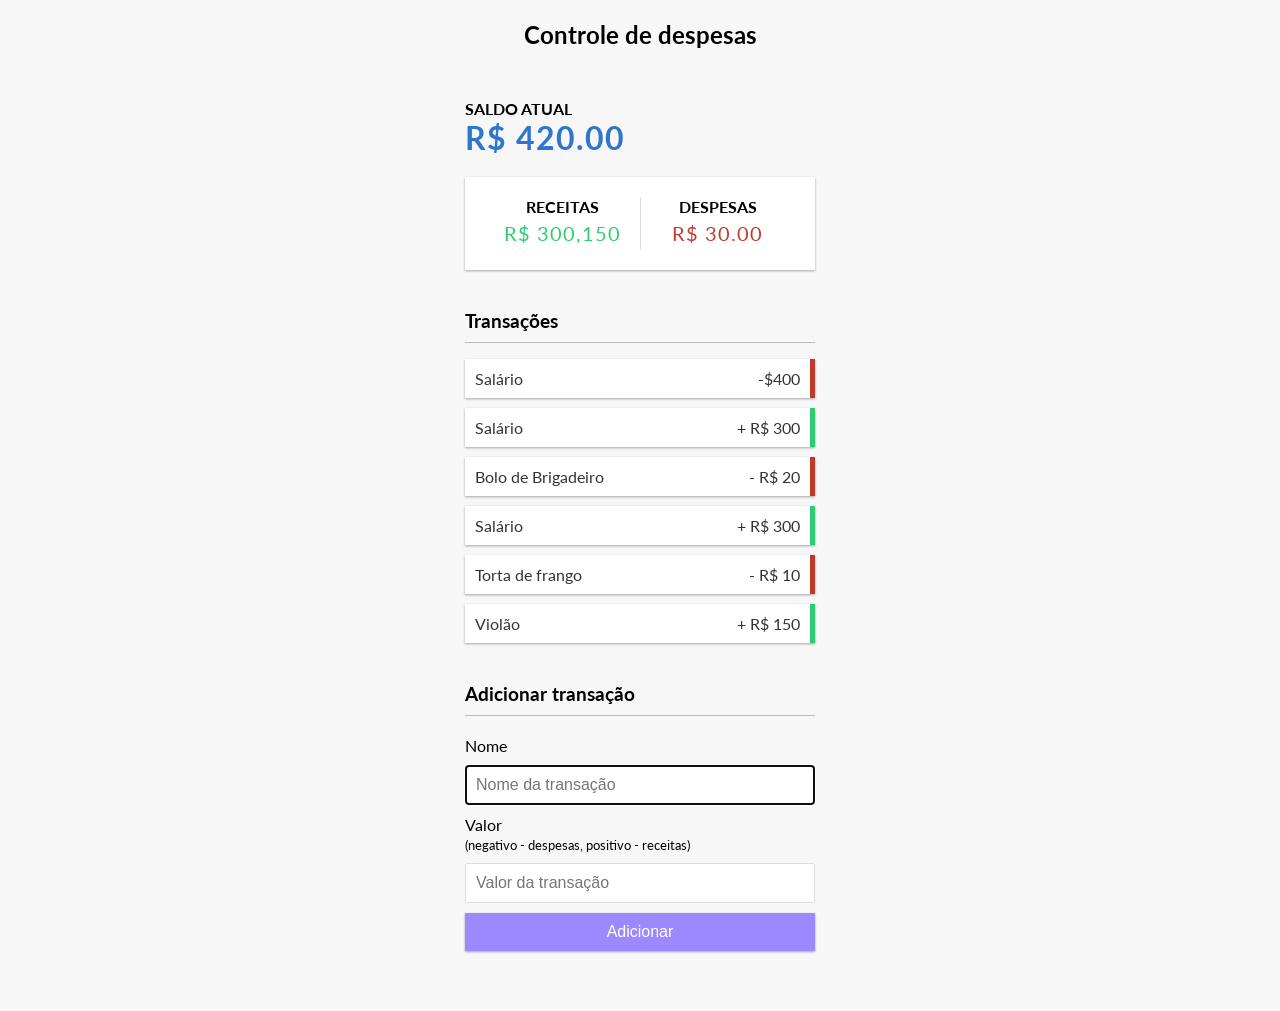
<file: Dz001/DOM.html>
<!DOCTYPE html>
<html lang="pt-br">
  <head>
    <meta charset="UTF-8" />
    <meta name="viewport" content="width=device-width, initial-scale=1.0" />
    <link rel="stylesheet" href="./style.css" />
    <link rel="stylesheet" href="script.js" />
    <title>Controle de despesas</title>
  </head>
  <body>
    <h2>Controle de despesas</h2>

    <div class="container">
      <h4>Saldo atual</h4>
      
      <h1 id="balance" class="balance">R$ 0.00</h1>

      <div class="inc-exp-container">
        <div>
          <h4>Receitas</h4>
          <p id="money-plus" class="money plus">+ R$0.00</p>
        </div>

        <div>
          <h4>Despesas</h4>
          <p id="money-minus" class="money minus">- R$0.00</p>
        </div>
      </div>

      <h3>Transações</h3>
      
      <ul id="transactions" class="transactions">
         <li class="minus">
          Salário <span>-$400</span><button class="delete-btn">x</button>
        </li> 
      </ul>

      <h3>Adicionar transação</h3>
      
      <form id="form">
        <div class="form-control">
          <label for="text">Nome</label>
          <input autofocus type="text" id="text" placeholder="Nome da transação" />
        </div>

        <div class="form-control">
          <label for="amount">Valor <br />
            <small>(negativo - despesas, positivo - receitas)</small>
          </label>
          <input type="number" id="amount" placeholder="Valor da transação" />
        </div>

        <button class="btn">Adicionar</button>
      </form>
    </div>

    <script src="script.js"></script>
  </body>
</html>
</file>
<file: Dz001/style.css>
@import url('https://fonts.googleapis.com/css?family=Lato&display=swap');

:root {
  --box-shadow: 0 1px 3px rgba(0, 0, 0, 0.12), 0 1px 2px rgba(0, 0, 0, 0.24);
}

* {
  box-sizing: border-box;
}

body {
  background-color: #f7f7f7;
  display: flex;
  flex-direction: column;
  align-items: center;
  justify-content: center;
  min-height: 100vh;
  margin: 0;
  font-family: 'Lato', sans-serif;
}

.container {
  margin: 30px auto;
  width: 350px;
}

h1 {
  letter-spacing: 1px;
  margin: 0;
  color: #2e75cc;
}

h3 {
  border-bottom: 1px solid #bbb;
  padding-bottom: 10px;
  margin: 40px 0 10px;
}

h4 {
  margin: 0;
  text-transform: uppercase;
}

.inc-exp-container {
  background-color: #fff;
  box-shadow: var(--box-shadow);
  padding: 20px;
  display: flex;
  justify-content: space-between;
  margin: 20px 0;
}

.inc-exp-container > div {
  flex: 1;
  text-align: center;
}

.inc-exp-container > div:first-of-type {
  border-right: 1px solid #dedede;
}

.money {
  font-size: 20px;
  letter-spacing: 1px;
  margin: 5px 0;
}

.money.plus {
  color: #2ecc71;
}

.money.minus {
  color: #c0392b;
}

label {
  display: inline-block;
  margin: 10px 0;
}

input[type='text'],
input[type='number'] {
  border: 1px solid #dedede;
  border-radius: 2px;
  display: block;
  font-size: 16px;
  padding: 10px;
  width: 100%;
}

.btn {
  cursor: pointer;
  background-color: #9c88ff;
  box-shadow: var(--box-shadow);
  color: #fff;
  border: 0;
  display: block;
  font-size: 16px;
  margin: 10px 0 30px;
  padding: 10px;
  width: 100%;
}

.btn:focus,
.delete-btn:focus {
  outline: 0;
}

.transactions {
  list-style-type: none;
  padding: 0;
  margin-bottom: 40px;
}

.transactions li {
  background-color: #fff;
  box-shadow: var(--box-shadow);
  color: #333;
  display: flex;
  justify-content: space-between;
  position: relative;
  padding: 10px;
  margin: 10px 0;
}

.transactions li.plus {
  border-right: 5px solid #2ecc71;
}

.transactions li.minus {
  border-right: 5px solid #c0392b;
}

.delete-btn {
  cursor: pointer;
  background-color: #e74c3c;
  border: 0;
  color: #fff;
  font-size: 20px;
  line-height: 20px;
  padding: 2px 5px;
  position: absolute;
  top: 50%;
  left: 0;
  transform: translate(-100%, -50%);
  opacity: 0;
  transition: opacity 0.3s ease;
}

.transactions li:hover .delete-btn {
  opacity: 1;
}
</file>
